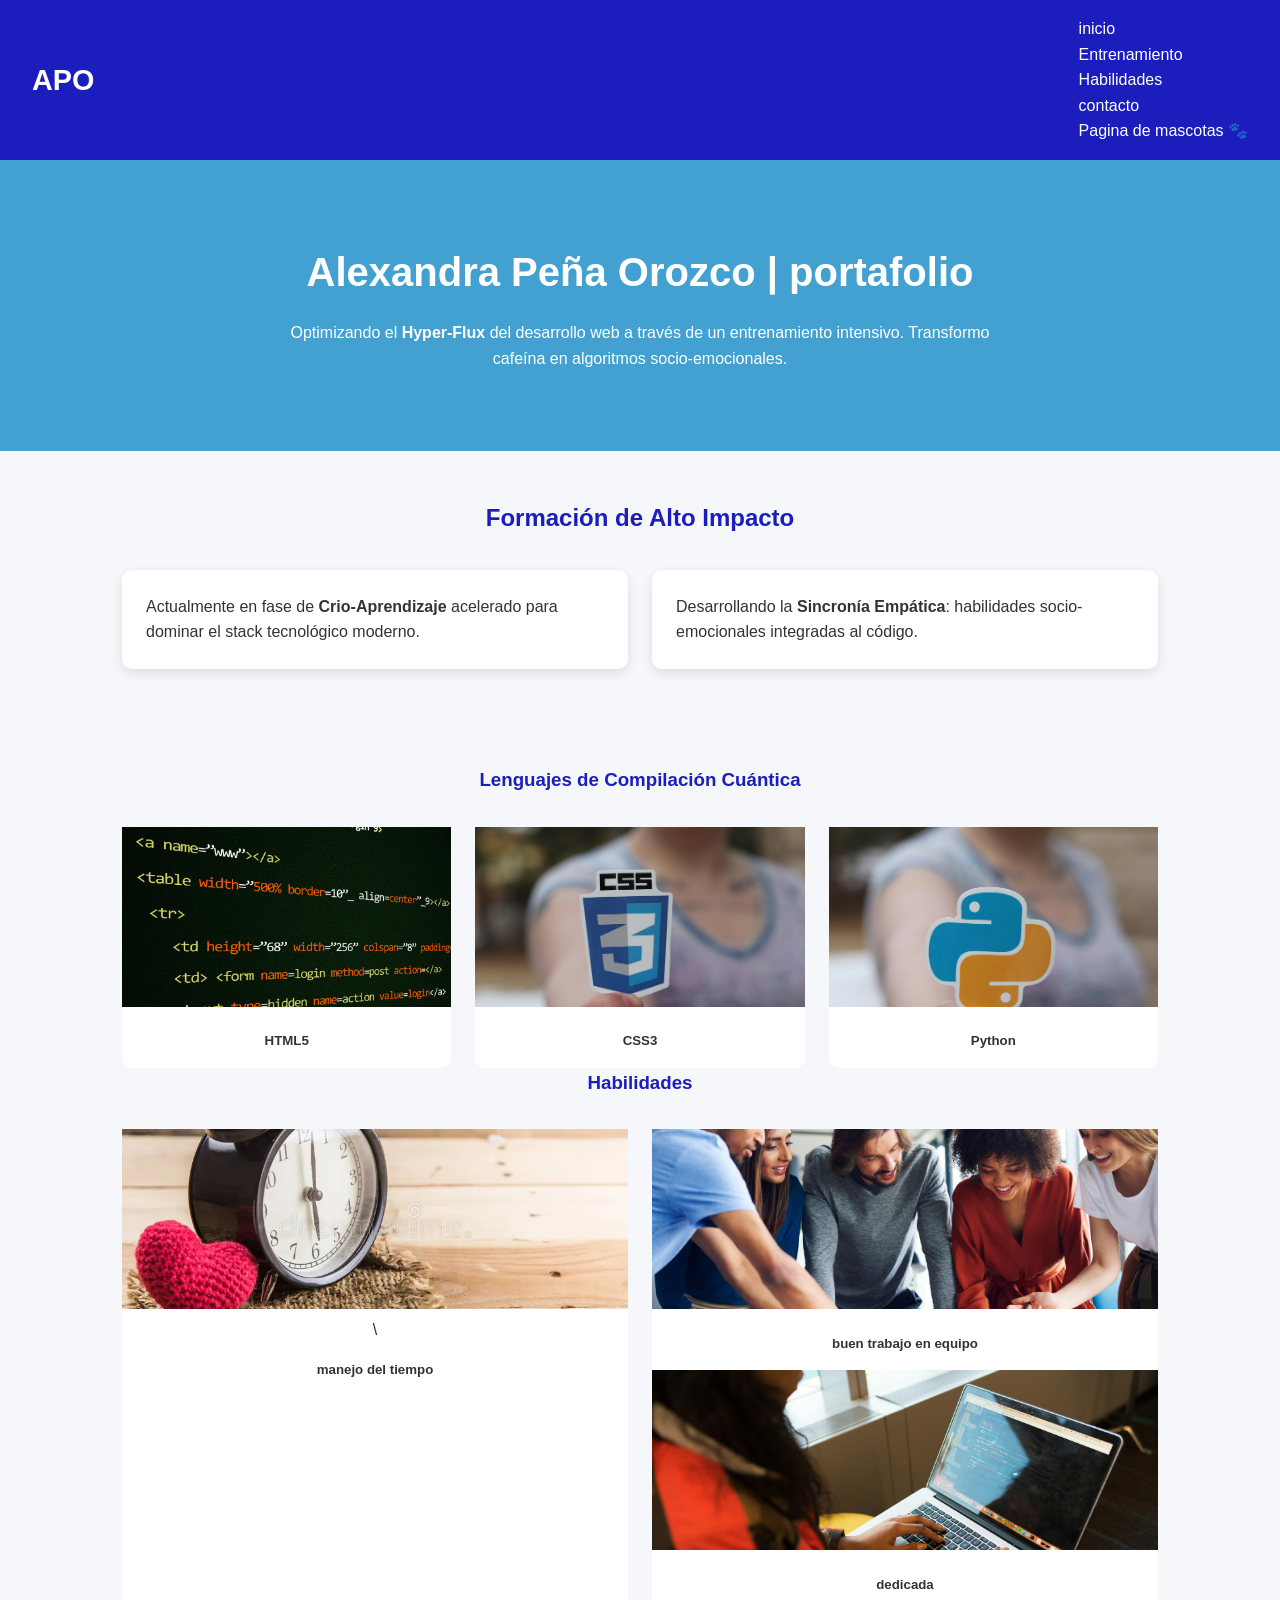
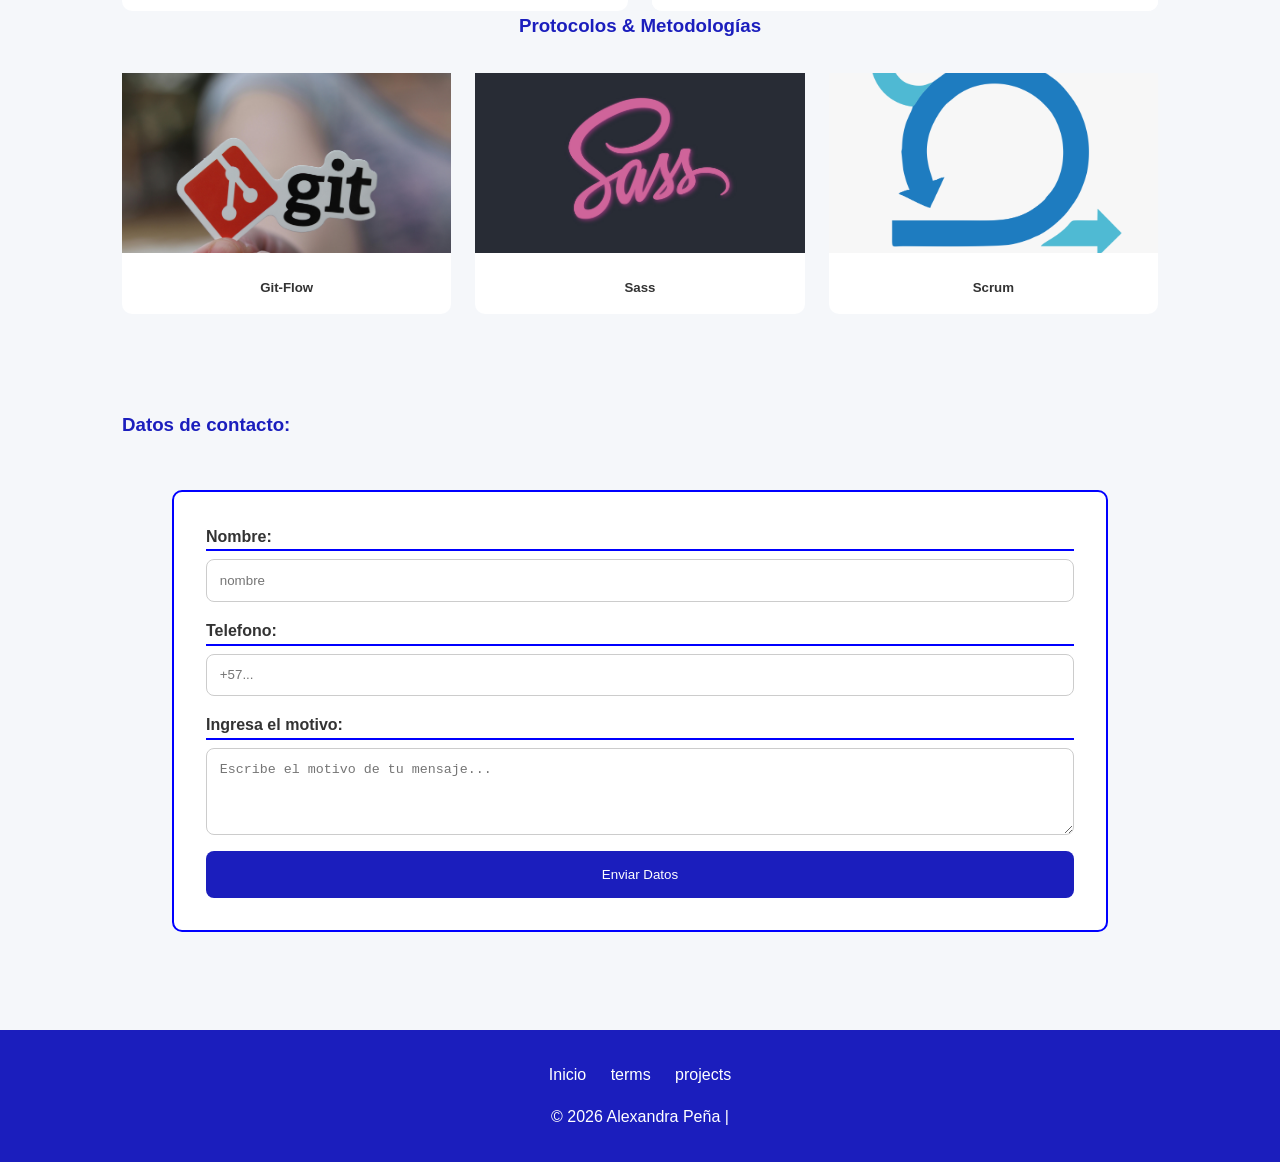
<file: portafolio_semana1/index.html>
<!DOCTYPE html>
<html lang="es">
<head>
    <meta charset="UTF-8">
    <meta name="viewport" content="width=device-width, initial-scale=1.0">
    <title>Alexandra Peña | Portafolio</title>
    <link rel="stylesheet" href="assets/css/style.css">
</head>
<body>

    <!-- Barra de navegacion principal del portafolio -->
    <header>
        <nav class="nav_principal">
            <div class="logo">APO</div>
            <ul class="menu_hero">
                <li><a href="#inicio">inicio</a></li>
                <li><a href="#entrenamiento">Entrenamiento</a></li>
                <li><a href="#habilidades">Habilidades</a></li>
                <li><a href="#contacto">contacto</a></li>
                <li><a href="mascotas.html">Pagina de mascotas 🐾</a></li>
            </ul>
        </nav>
    </header>

    <main class="general_container">

        <!-- SECCIÓN HERO -->
        <!-- Presentacion inicial con el mensaje principal -->
        <section id="inicio" class="hero">
            <div class="hero_content">
                <h1>Alexandra Peña Orozco | portafolio</h1>
                <p>Optimizando el <b>Hyper-Flux</b> del desarrollo web a través de un entrenamiento intensivo. Transformo cafeína en algoritmos socio-emocionales.</p>
            </div>
        </section>

        <!-- SECCIÓN ENTRENAMIENTO -->
        <!-- Bloque que resume el proceso de aprendizaje -->
        <section id="entrenamiento" class="entrenamiento">
            <h2>Formación de Alto Impacto</h2>
            <div class="grid_p">
                <p>Actualmente en fase de <strong>Crio-Aprendizaje</strong> acelerado para dominar el stack tecnológico moderno.</p>
                <p>Desarrollando la <strong>Sincronía Empática</strong>: habilidades socio-emocionales integradas al código.</p>
            </div>
        </section>

        <!-- SECCIÓN GALERÍAS DIAGONALES -->
        <!-- Galerias para mostrar tecnologias, habilidades y metodologias -->
        <section id="habilidades" class="galeria_habilidades">
            
            <article class="grupo_habilidad">
                <h3>Lenguajes de Compilación Cuántica</h3>
                <div class="galeria_diagonal">
                    <figure><img src="img/html.jpg" alt="HTML"><h5>HTML5</h5></figure>
                    <figure><img src="img/css.jpg" alt="CSS"><h5>CSS3</h5></figure>
                    <figure><img src="img/python.jpg" alt="Python"><h5>Python</h5></figure>
                </div>
            </article>

            <article class="grupo_habilidad">
                <h3>Habilidades</h3>
                <div class="galeria_diagonal inversion">
                    <figure><img src="img/tiempo.webp" alt="Tiempo">\<h5>manejo del tiempo</h5></figure>
                    <figure><img src="img/equipo.jpg" alt="Equipo"><h5>buen trabajo en equipo</h5><figure>
                    <figure><img src="img/computador.jpg" alt="Dedicada"><h5>dedicada</h5></figure>
                </div>
            </article>

            <article class="grupo_habilidad">
                <h3>Protocolos & Metodologías</h3>
                <div class="galeria_diagonal">
                    <figure><img src="img/git.jpg" alt="Git"><h5>Git-Flow</h5></figure>
                    <figure><img src="img/sass.jpg" alt="Sass"><h5>Sass</h5></figure>
                    <figure><img src="img/scrum.png" alt="Scrum"><h5>Scrum</h5></figure>
                </div>
            </article>
        </section>

        <!-- SECCIÓN CONTACTO -->
        <!-- Formulario basico para dejar datos de contacto -->
        <article id="contacto" class="contact-card">
            <h3>Datos de contacto:</h3>
            <form action="#" method="POST" class="formulario-contacto">
                <div class="campo">
                    <label>Nombre:</label>
                    <input type="text" placeholder="nombre" required>
                </div>
                <div class="campo">
                    <label>Telefono:</label>
                    <input type="tel" placeholder="+57..." required>
                </div>
                <div class="campo">
                    <label>Ingresa el motivo:</label>
                    <textarea rows="4" placeholder="Escribe el motivo de tu mensaje..." required></textarea>
                </div>
                <button type="submit" class="btn-enviar">Enviar Datos</button>
            </form>
        </article>
    </main>

    <footer>
        <nav class="footer_nav">
            <a href="#inicio">Inicio</a>
            <a href="#">terms</a>
            <a href="#">projects</a>
        </nav>
        <p>&copy; 2026 Alexandra Peña |</p>
    </footer>

</body>
</html>
</file>
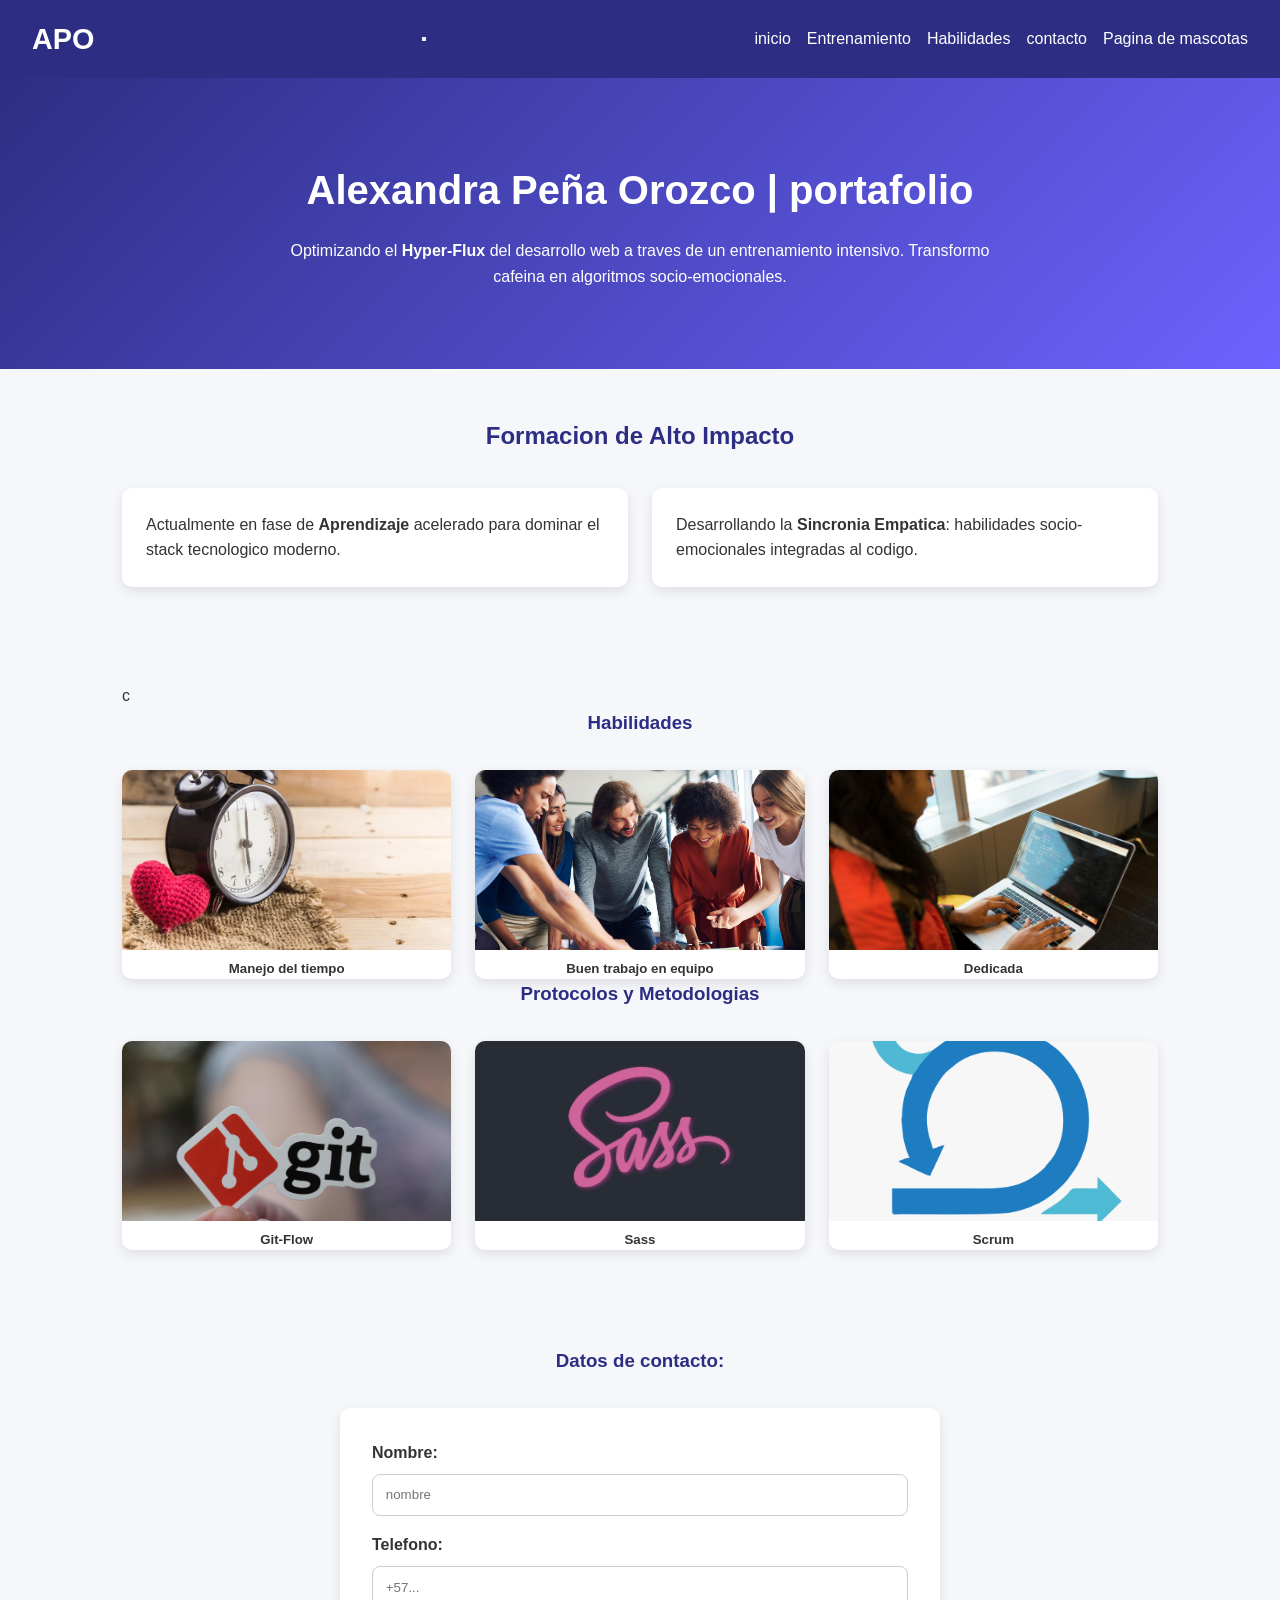
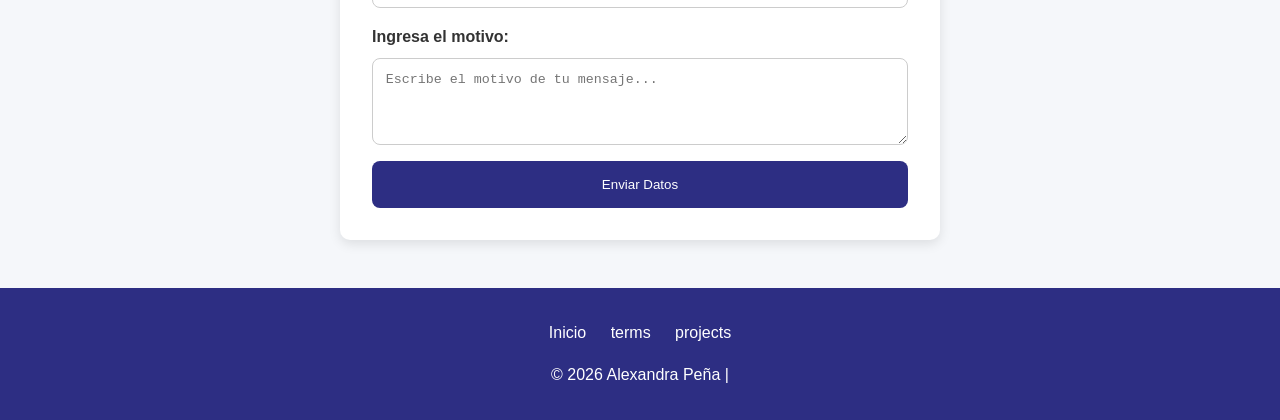
<file: portafolio_semana3/index.html>
<!DOCTYPE html>
<html lang="es">
<head>
    <meta charset="UTF-8">
    <meta name="viewport" content="width=device-width, initial-scale=1.0">
    <title>Alexandra Pena | Portafolio</title>
    <link rel="stylesheet" href="assets/css/style.css">
</head>
<body>

    <!-- Barra de navegacion principal y boton para menu movil -->
    <header>
        <nav class="nav_principal">
            <div class="logo">APO</div>

            <button class="menu_toggle" id="menuToggle" type="button" aria-label="Abrir menu" aria-controls="menuHero" aria-expanded="false">
                <span></span>
                <span></span>
                <span></span>
            </button>

            <ul class="menu_hero" id="menuHero">
                <li><a href="#inicio">inicio</a></li>
                <li><a href="#entrenamiento">Entrenamiento</a></li>
                <li><a href="#habilidades">Habilidades</a></li>
                <li><a href="#contacto">contacto</a></li>
                <li><a href="mascotas.html">Pagina de mascotas</a></li>
            </ul>
        </nav>
    </header>

    <main class="general_container">

        <!-- SECCION HERO -->
        <!-- Presentacion principal del portafolio -->
        <section id="inicio" class="hero">
            <div class="hero_content">
                <h1>Alexandra Peña Orozco | portafolio</h1>
                <p>Optimizando el <strong>Hyper-Flux</strong> del desarrollo web a traves de un entrenamiento intensivo. Transformo cafeina en algoritmos socio-emocionales.</p>
            </div>
        </section>

        <!-- SECCION ENTRENAMIENTO -->
        <!-- Resumen del proceso de aprendizaje -->
        <section id="entrenamiento" class="entrenamiento">
            <h2>Formacion de Alto Impacto</h2>
            <div class="grid_p">
                <p>Actualmente en fase de <strong>Aprendizaje</strong> acelerado para dominar el stack tecnologico moderno.</p>
                <p>Desarrollando la <strong>Sincronia Empatica</strong>: habilidades socio-emocionales integradas al codigo.</p>
            </div>
        </section>

        <!-- SECCION GALERIAS -->
        <!-- Galerias para proyectos, habilidades y metodologias -->
        <section id="habilidades" class="galeria_habilidades">
c

            <article class="grupo_habilidad">
                <h3>Habilidades</h3>
                <div class="galeria_diagonal inversion">
                    <figure>
                        <img src="img/tiempo.webp" alt="Tiempo">
                        <h5>Manejo del tiempo</h5>
                    </figure>
                    <figure>
                        <img src="img/equipo.jpg" alt="Equipo">
                        <h5>Buen trabajo en equipo</h5>
                    </figure>
                    <figure>
                        <img src="img/computador.jpg" alt="Dedicada">
                        <h5>Dedicada</h5>
                    </figure>
                </div>
            </article>

            <article class="grupo_habilidad">
                <h3>Protocolos y Metodologias</h3>
                <div class="galeria_diagonal">
                    <figure>
                        <img src="img/git.jpg" alt="Git">
                        <h5>Git-Flow</h5>
                    </figure>
                    <figure>
                        <img src="img/sass.jpg" alt="Sass">
                        <h5>Sass</h5>
                    </figure>
                    <figure>
                        <img src="img/scrum.png" alt="Scrum">
                        <h5>Scrum</h5>
                    </figure>
                </div>
            </article>
        </section>

        <!-- SECCION CONTACTO -->
        <!-- Formulario para recibir datos de contacto -->
        <article id="contacto" class="contact-card">
            <h3>Datos de contacto:</h3>
            <form action="#" method="POST" class="formulario-contacto">
                <div class="campo">
                    <label for="nombre">Nombre:</label>
                    <input id="nombre" type="text" placeholder="nombre" required>
                </div>
                <div class="campo">
                    <label for="telefono">Telefono:</label>
                    <input id="telefono" type="tel" placeholder="+57..." required>
                </div>
                <div class="campo">
                    <label for="motivo">Ingresa el motivo:</label>
                    <textarea id="motivo" rows="4" placeholder="Escribe el motivo de tu mensaje..." required></textarea>
                </div>
                <button type="submit" class="btn-enviar">Enviar Datos</button>
            </form>
        </article>
    </main>

    <footer>
        <nav class="footer_nav">
            <a href="#inicio">Inicio</a>
            <a href="#">terms</a>
            <a href="#">projects</a>
        </nav>
        <p>&copy; 2026 Alexandra Peña |</p>
    </footer>

    <script src="script.js"></script>
</body>
</html>
</file>
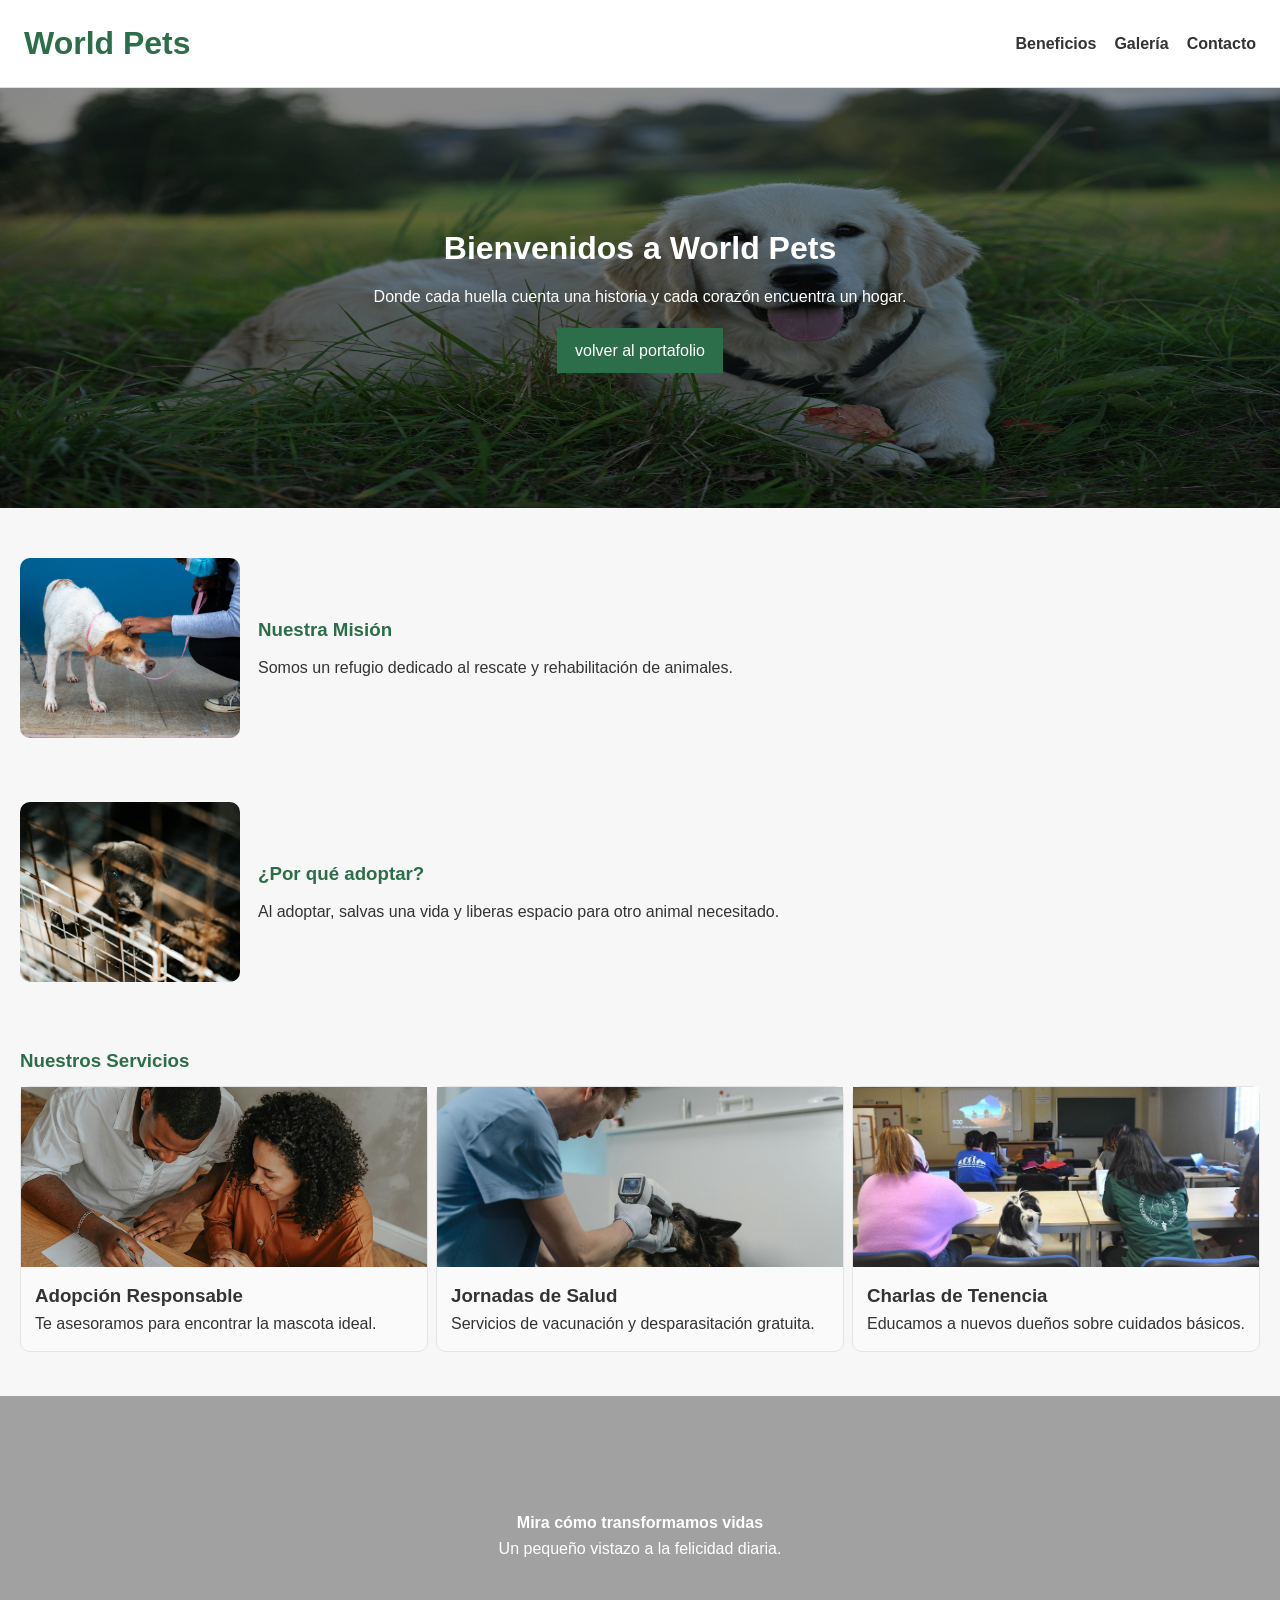
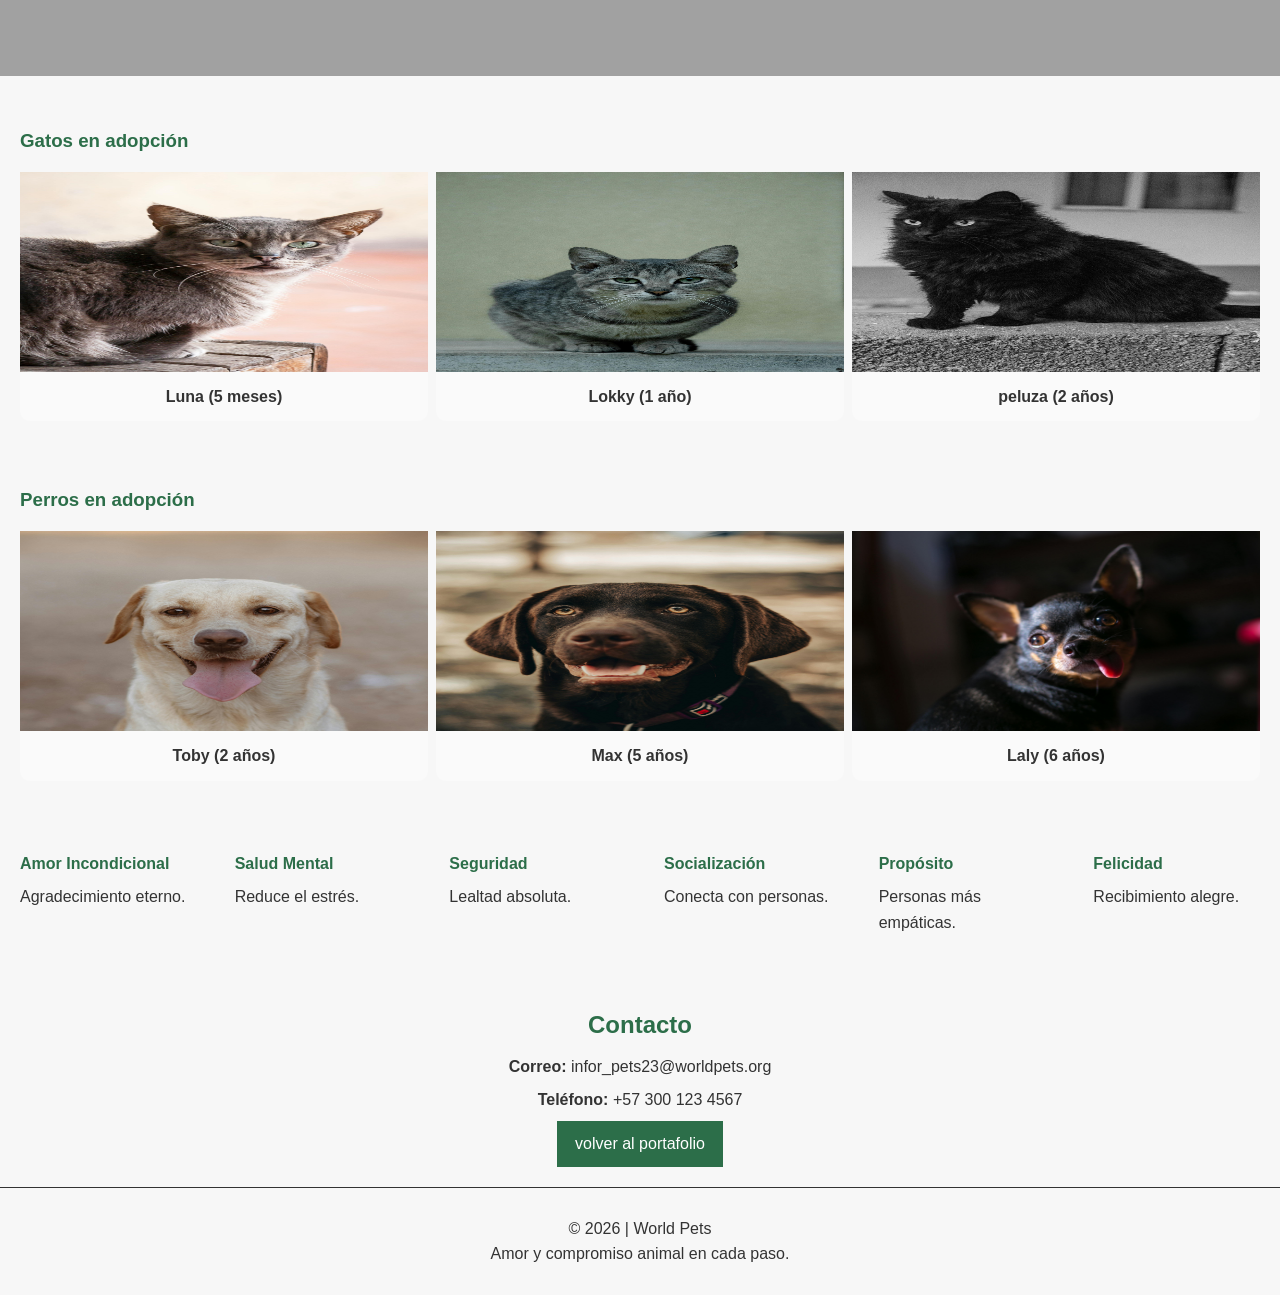
<file: portafolio_semana1/mascotas.html>
<!DOCTYPE html>
<html lang="es">
<head>
    <meta charset="UTF-8">
    <meta name="viewport" content="width=device-width, initial-scale=1.0">
    <title>World Pets - Refugio de Esperanza</title>
    <link rel="stylesheet" href="assets/css/style2.css">
</head>
<body class="site-container">
    <!-- Encabezado con el nombre del refugio y accesos rapidos -->
    <header class="main-header">
        <h1 class="logo">World Pets</h1>
        <nav class="main-nav">
            <ul class="nav-list">
                <li><a href="#beneficios">Beneficios</a></li>
                <li><a href="#galeria">Galería</a></li>
                <li><a href="#contacto">Contacto</a></li>
            </ul>
        </nav>
    </header>

    <main class="main-content">
        
        <!-- Hero visual con llamada principal del proyecto -->
        <section class="hero-carousel">
            <div class="hero-overlay">
                <h2>Bienvenidos a World Pets</h2>
                <p>Donde cada huella cuenta una historia y cada corazón encuentra un hogar.</p>
                <a href="index.html" class="btn-primary">volver al portafolio</a>
            </div>
            <div class="carousel-track">
                <img src="img/golden_river.jpg" alt="Perro feliz">
            </div>
        </section>

        <!-- Bloques informativos sobre la mision y la adopcion -->
        <div class="chain-container">
            <section class="info-block left" id="mision">
                <img src="img/mision.jpg" alt="Voluntarios">
                <div class="info-text">
                    <h3>Nuestra Misión</h3>
                    <p>Somos un refugio dedicado al rescate y rehabilitación de animales.</p>
                </div>
            </section>

            <section class="info-block right" id="adopcion-info">
                <img src="img/ayudar.jpg" alt="">
                <div class="info-text">
                    <h3>¿Por qué adoptar?</h3>
                    <p>Al adoptar, salvas una vida y liberas espacio para otro animal necesitado.</p>
                </div>
            </section>

            <section class="services-article" id="servicios">
                <h3 class="section-title">Nuestros Servicios</h3>
                <div class="services-grid">
                    <div class="service-card">
                        <img src="img/adopcion_responsable.jpg" alt="Adopción">
                        <div class="card-body">
                            <h3>Adopción Responsable</h3>
                            <p>Te asesoramos para encontrar la mascota ideal.</p>
                        </div>
                    </div>
                    <div class="service-card">
                        <img src="img/veterinario.jpg" alt="Salud">
                        <div class="card-body">
                            <h3>Jornadas de Salud</h3>
                            <p>Servicios de vacunación y desparasitación gratuita.</p>
                        </div>
                    </div>
                    <div class="service-card">
                        <img src="img/perro_reunion.jpg" alt="Educación">
                        <div class="card-body">
                            <h3>Charlas de Tenencia</h3>
                            <p>Educamos a nuevos dueños sobre cuidados básicos.</p>
                        </div>
                    </div>
                </div>
            </section>

            <section class="video-section">
                <div class="video-overlay">
                    <h4>Mira cómo transformamos vidas</h4>
                    <p>Un pequeño vistazo a la felicidad diaria.</p>
                </div>
                <video loop autoplay muted class="video-bg">
                    <source src="img/perros_jugando.mp4" type="video/mp4">
                </video>
            </section>
        </div>

        <!-- Galeria de mascotas disponibles -->
        <section id="galeria" class="pets-gallery">
            <div class="category">
                <h3>Gatos en adopción</h3>
                <div class="grid-view">
                    <figure><img src="img/gato1.jpg" alt="gata llamada luna"><figcaption>Luna (5 meses)</figcaption></figure>
                    <figure><img src="img/gato2.jpg" alt="gato llamado lokky"><figcaption>Lokky (1 año)</figcaption></figure>
                    <figure><img src="img/gato3.jpg" alt="gato llamado peluza"><figcaption>peluza (2 años)</figcaption></figure>
                </div>
            </div>
            <div class="category">
                <h3>Perros en adopción</h3>
                <div class="grid-view">
                    <figure><img src="img/perro1.jpg" alt="perro llamado Toby"><figcaption>Toby (2 años)</figcaption></figure>
                    <figure><img src="img/perro2.jpg" alt="perro llamado max"><figcaption>Max (5 años)</figcaption></figure>
                    <figure><img src="img/perro3.jpg" alt="perro llamado laly"><figcaption>Laly (6 años)</figcaption></figure>
                </div>
            </div>
        </section>

        <!-- Beneficios resumidos de adoptar una mascota -->
        <section id="beneficios" class="benefits-grid">
            <div class="benefit-item"><h4>Amor Incondicional</h4><p>Agradecimiento eterno.</p></div>
            <div class="benefit-item"><h4>Salud Mental</h4><p>Reduce el estrés.</p></div>
            <div class="benefit-item"><h4>Seguridad</h4><p>Lealtad absoluta.</p></div>
            <div class="benefit-item"><h4>Socialización</h4><p>Conecta con personas.</p></div>
            <div class="benefit-item"><h4>Propósito</h4><p>Personas más empáticas.</p></div>
            <div class="benefit-item"><h4>Felicidad</h4><p>Recibimiento alegre.</p></div>
        </section>

        <section id="contacto" class="contact-section">
            <h2>Contacto</h2>
            <div class="contact-info">
                <p><strong>Correo:</strong> infor_pets23@worldpets.org</p>
                <p><strong>Teléfono:</strong> +57 300 123 4567</p>
            </div>
            <a href="index.html" class="boton-hero" id="boton-retorno">volver al portafolio</a>
        </section>
    </main>

    <footer class="main-footer">
        <div class="footer-content">
            <p>&copy; 2026 | World Pets</p>
            <p>Amor y compromiso animal en cada paso.</p>
        </div>
    </footer>
</body>
</html>
</file>
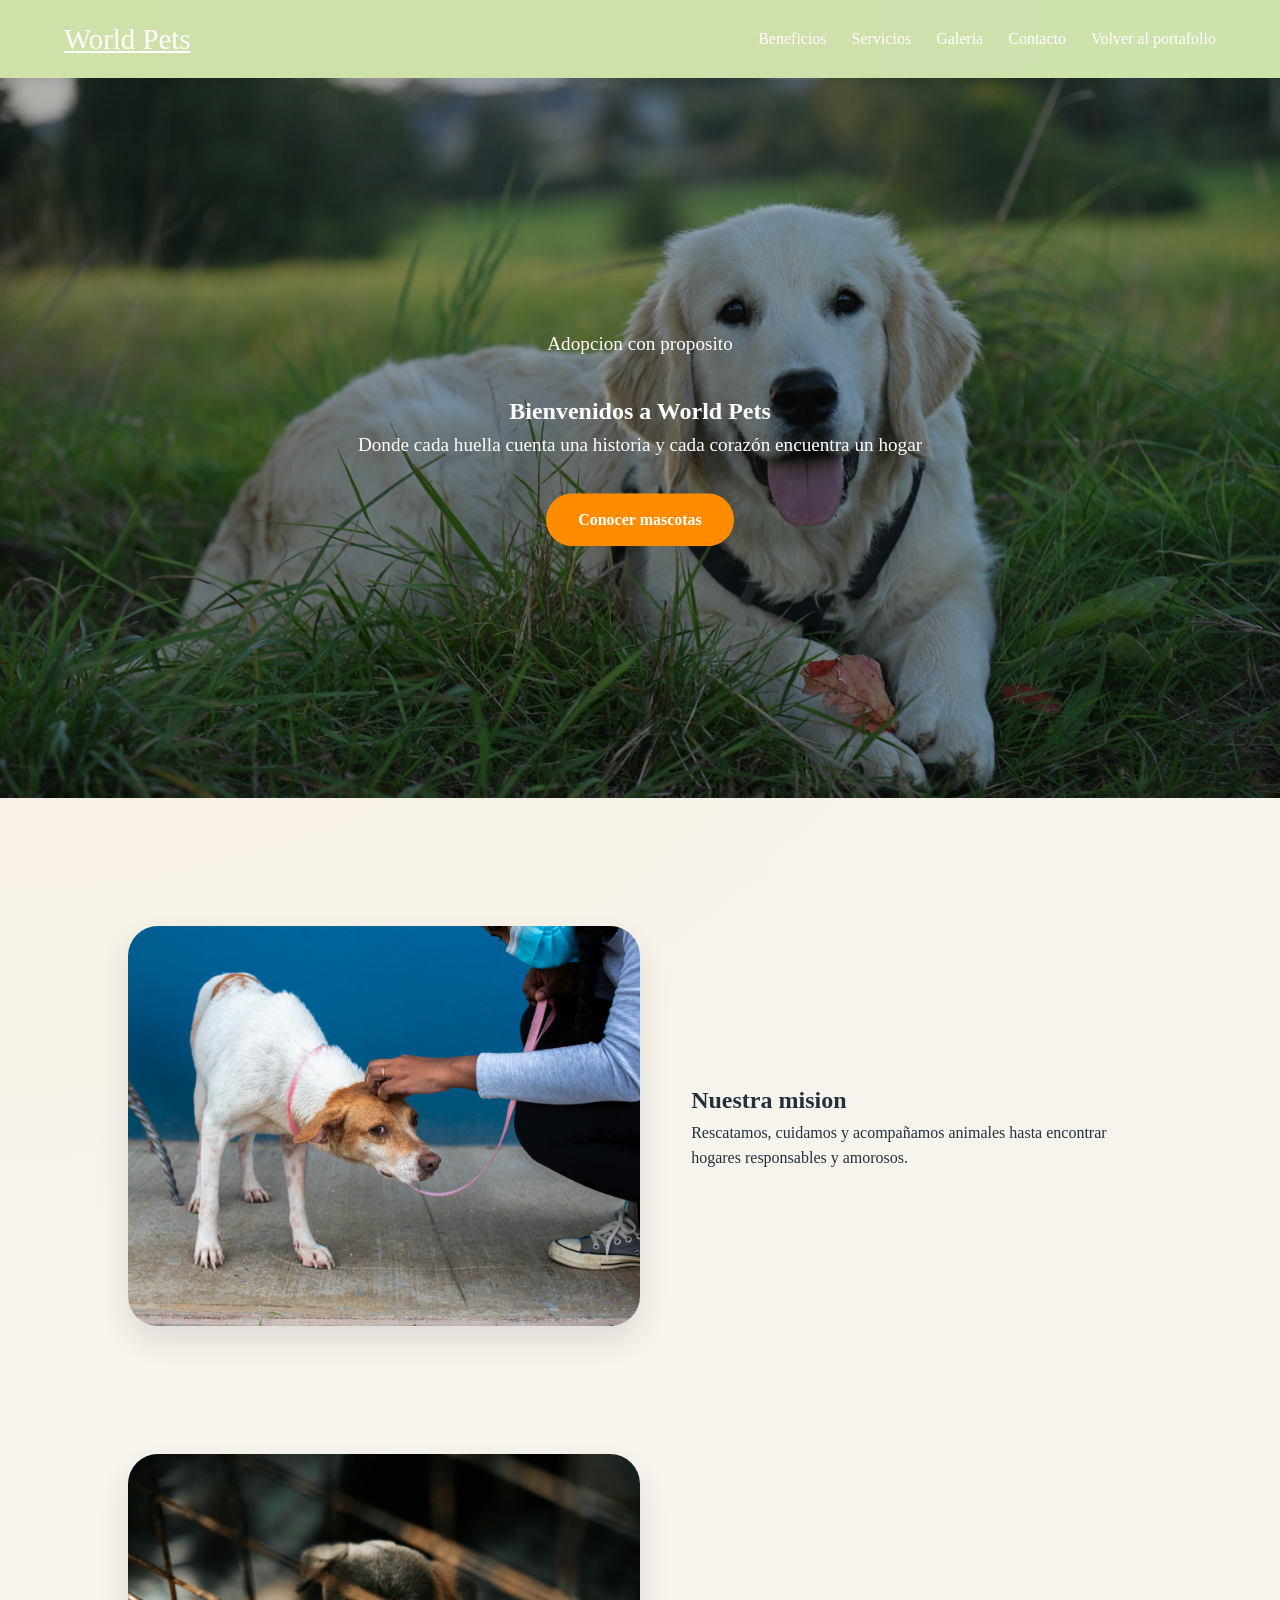
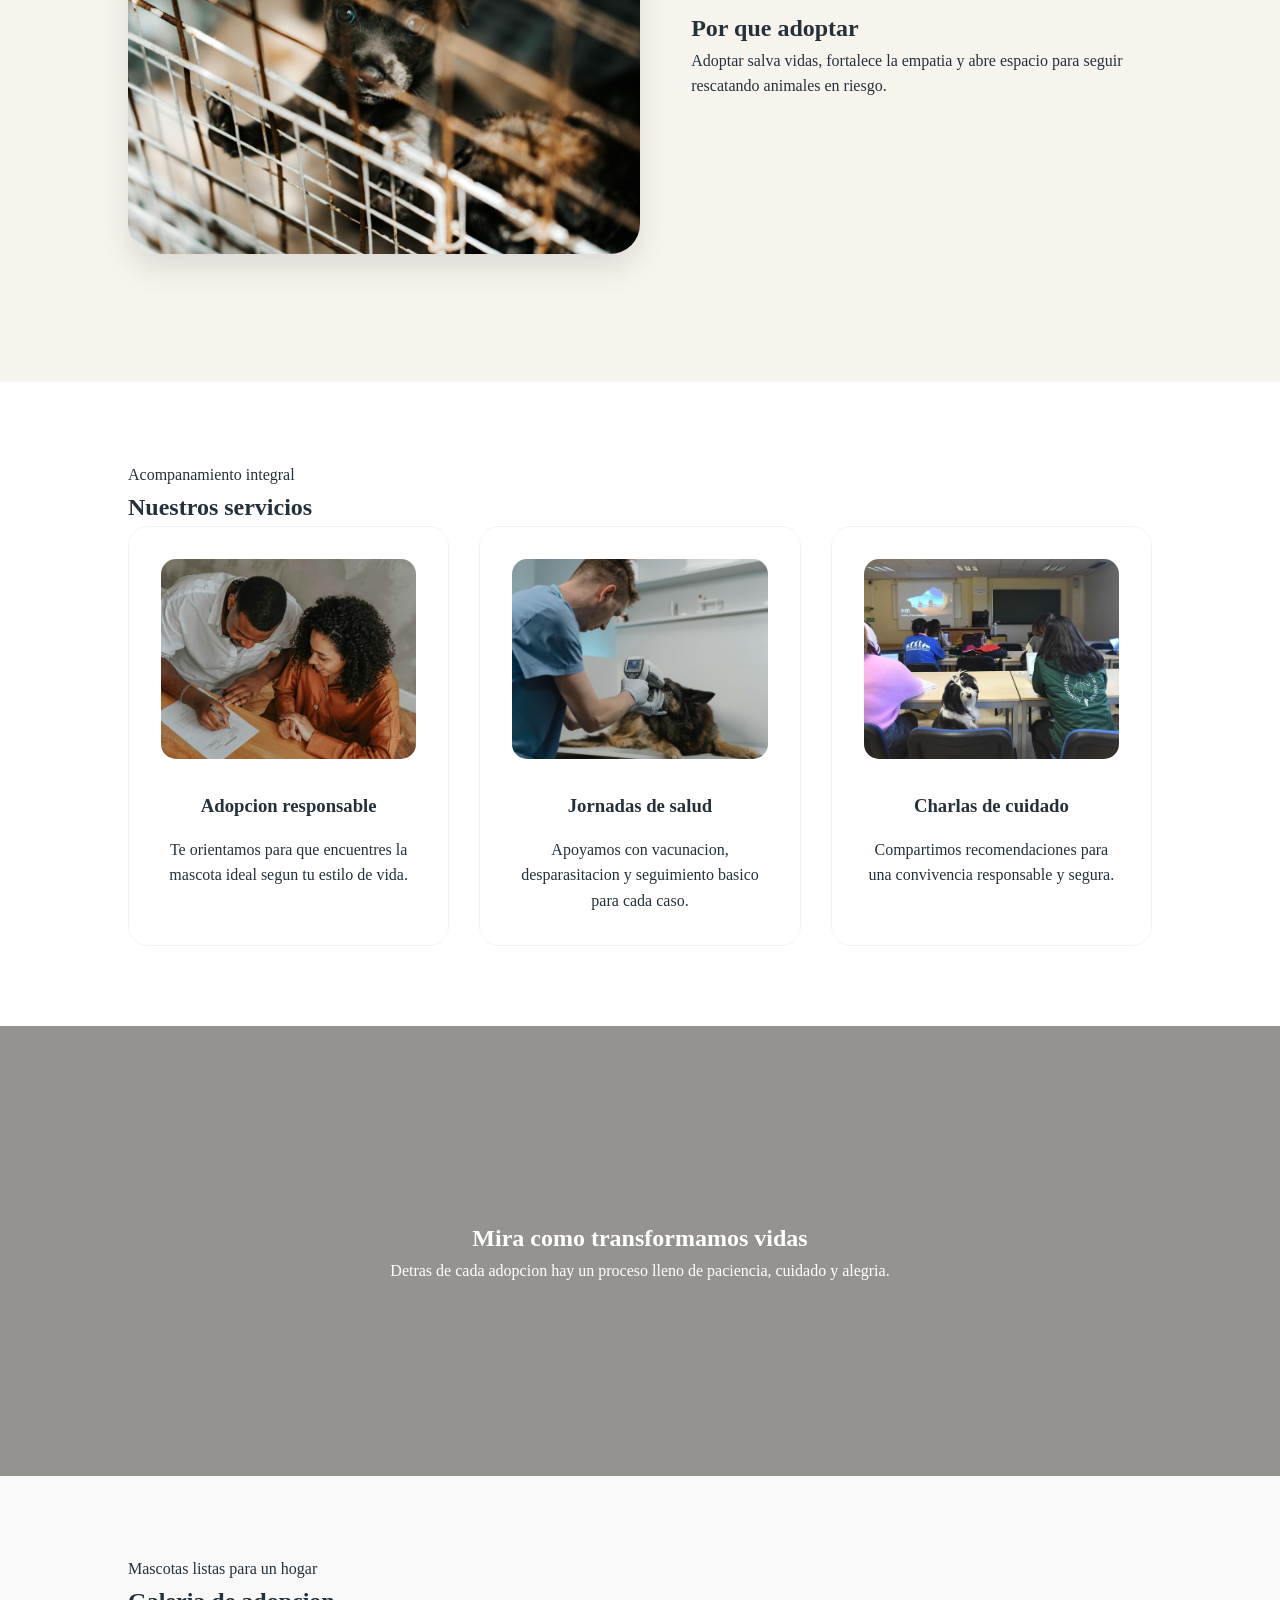
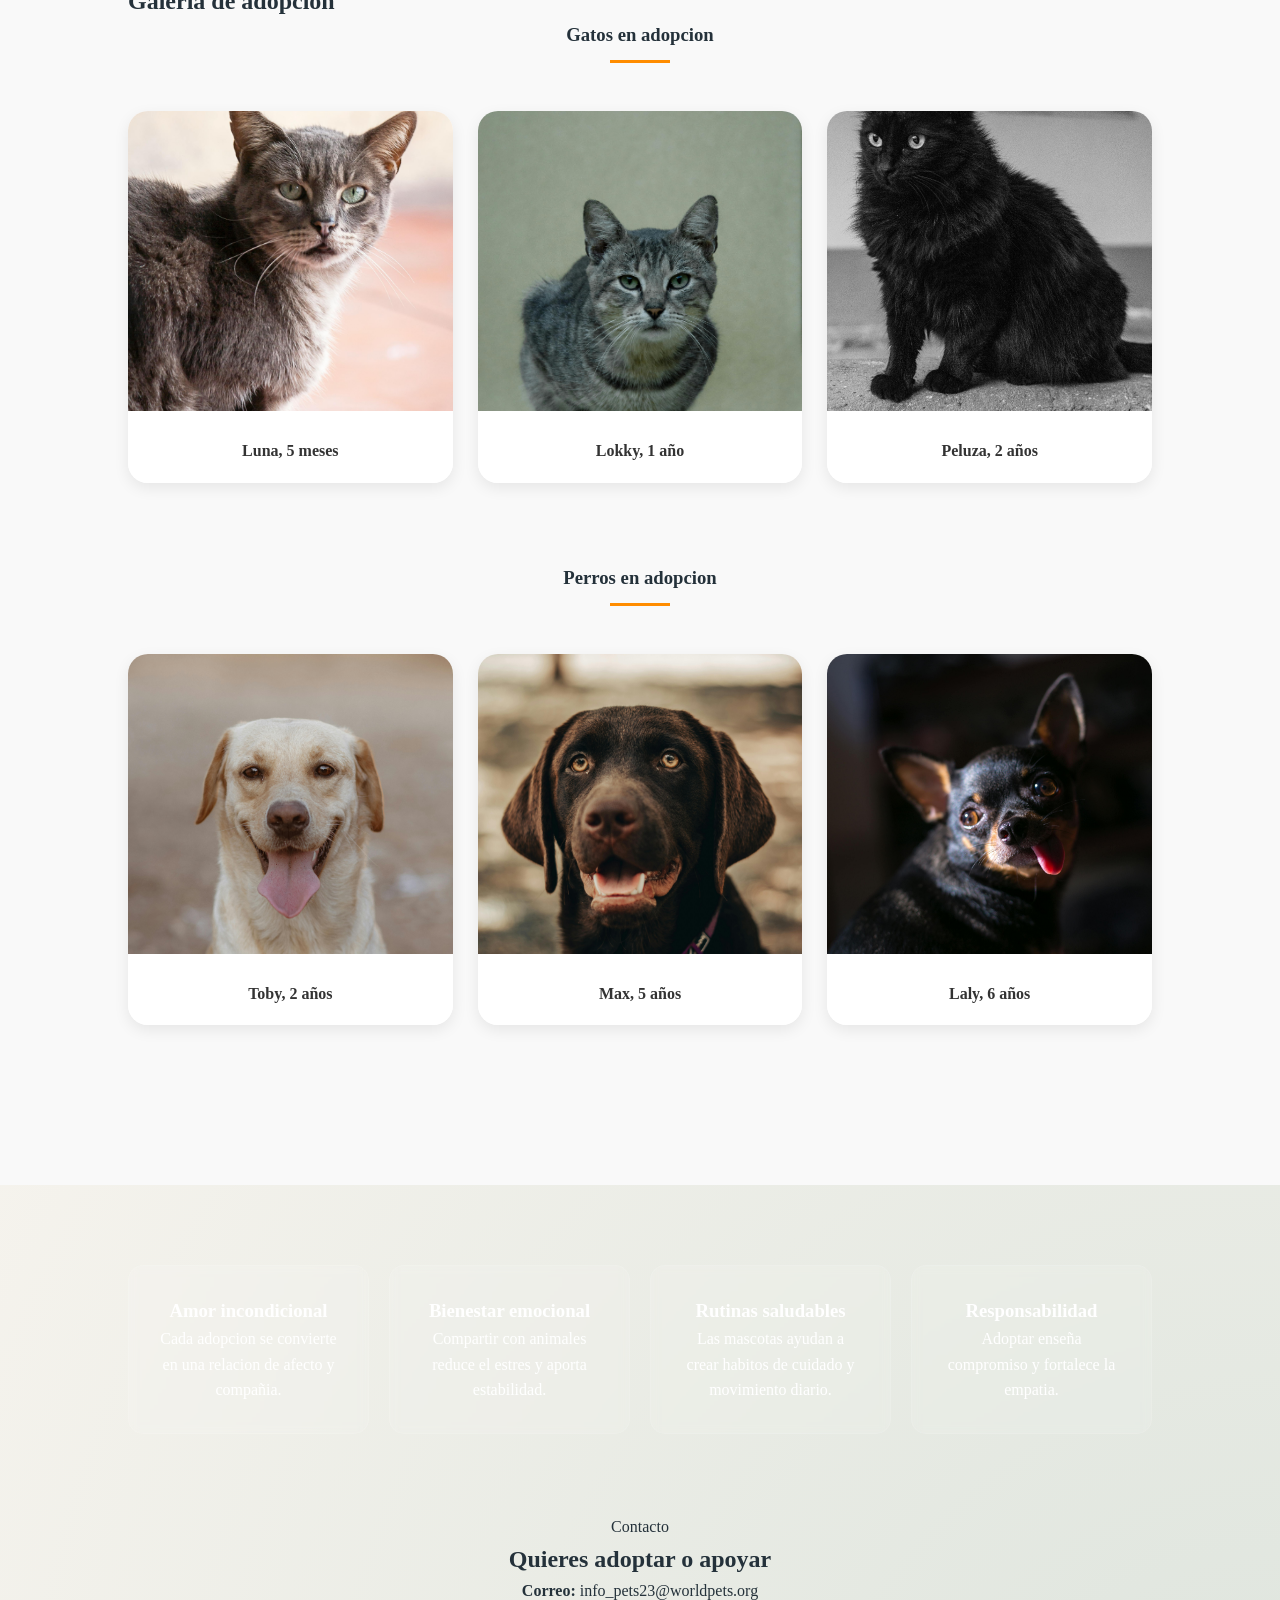
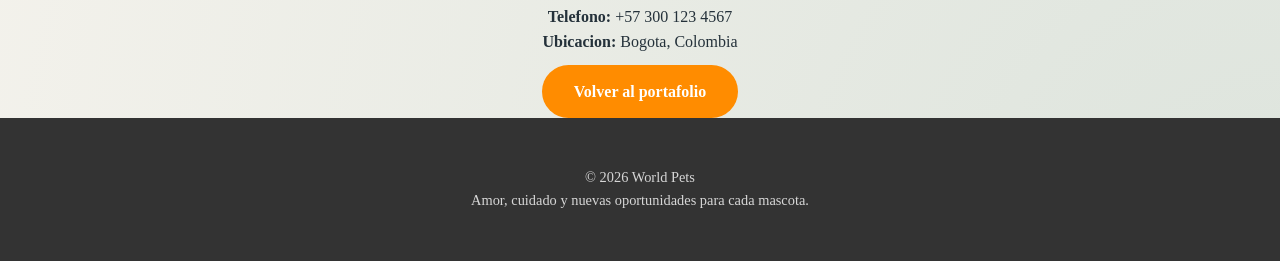
<file: portafolio_semana3/mascotas.html>
<!DOCTYPE html>
<html lang="es">
<head>
    <meta charset="UTF-8">
    <meta name="viewport" content="width=device-width, initial-scale=1.0">
    <meta name="description" content="World Pets, pagina responsiva sobre adopcion responsable y cuidado animal.">
    <title>World Pets | Adopcion responsable</title>
    <link rel="stylesheet" href="assets/css/style2.css">
</head>
<body class="site-container">
    <!-- Encabezado con la identidad del proyecto y su navegacion -->
    <header class="main-header">
        <a class="logo" href="#inicio">World Pets</a>
        <nav class="main-nav">
            <ul class="nav-list" id="menuhero2">
                <li><a href="#beneficios">Beneficios</a></li>
                <li><a href="#servicios">Servicios</a></li>
                <li><a href="#galeria">Galeria</a></li>
                <li><a href="#contacto">Contacto</a></li>
                <li><a href="index.html">Volver al portafolio</a></li>
            </ul>
        </nav>
    </header>

    <main class="main-content">
        <!-- Hero principal con mensaje de bienvenida -->
        <section id="inicio" class="hero-carousel">
            <div class="hero-overlay">
                <p class="eyebrow">Adopcion con proposito</p>
                <h1>Bienvenidos a World Pets</h1>
                <p>Donde cada huella cuenta una historia y cada corazón encuentra un hogar</p>
                <a href="#galeria" class="btn-primary">Conocer mascotas</a>
            </div>
            <div class="carousel-track">
                <img src="img/golden_river.jpg" alt="Perro feliz en proceso de adopcion">
            </div>
        </section>

        <!-- Secciones informativas sobre mision y adopcion -->
        <section class="chain-container">
            <article class="info-block">
                <img src="img/mision.jpg" alt="Equipo de voluntariado apoyando el refugio">
                <div class="info-text">
                    <h2>Nuestra mision</h2>
                    <p>Rescatamos, cuidamos y acompa&ntilde;amos animales hasta encontrar hogares responsables y amorosos.</p>
                </div>
            </article>

            <article class="info-block reverse">
                <img src="img/ayudar.jpg" alt="Persona ayudando a una mascota rescatada">
                <div class="info-text">
                    <h2>Por que adoptar</h2>
                    <p>Adoptar salva vidas, fortalece la empatia y abre espacio para seguir rescatando animales en riesgo.</p>
                </div>
            </article>
        </section>

        <section id="servicios" class="services-article">
            <div class="section-heading">
                <p class="eyebrow">Acompanamiento integral</p>
                <h2>Nuestros servicios</h2>
            </div>

            <div class="services-grid">
                <article class="service-card">
                    <img src="img/adopcion_responsable.jpg" alt="Proceso de adopcion responsable">
                    <div class="card-body">
                        <h3>Adopcion responsable</h3>
                        <p>Te orientamos para que encuentres la mascota ideal segun tu estilo de vida.</p>
                    </div>
                </article>

                <article class="service-card">
                    <img src="img/veterinario.jpg" alt="Atencion veterinaria preventiva">
                    <div class="card-body">
                        <h3>Jornadas de salud</h3>
                        <p>Apoyamos con vacunacion, desparasitacion y seguimiento basico para cada caso.</p>
                    </div>
                </article>

                <article class="service-card">
                    <img src="img/perro_reunion.jpg" alt="Capacitacion para cuidado de mascotas">
                    <div class="card-body">
                        <h3>Charlas de cuidado</h3>
                        <p>Compartimos recomendaciones para una convivencia responsable y segura.</p>
                    </div>
                </article>
            </div>
        </section>

        <section class="video-section">
            <div class="video-overlay">
                <h2>Mira como transformamos vidas</h2>
                <p>Detras de cada adopcion hay un proceso lleno de paciencia, cuidado y alegria.</p>
            </div>
            <video loop autoplay muted playsinline class="video-bg">
                <source src="img/perros_jugando.mp4" type="video/mp4">
            </video>
        </section>

        <!-- Galeria con mascotas disponibles para adopcion -->
        <section id="galeria" class="pets-gallery">
            <div class="section-heading">
                <p class="eyebrow">Mascotas listas para un hogar</p>
                <h2>Galeria de adopcion</h2>
            </div>

            <div class="gallery-columns">
                <article class="category">
                    <h3>Gatos en adopcion</h3>
                    <div class="grid-view">
                        <figure><img src="img/gato1.jpg" alt="Gata llamada Luna"><figcaption>Luna, 5 meses</figcaption></figure>
                        <figure><img src="img/gato2.jpg" alt="Gato llamado Lokky"><figcaption>Lokky, 1 a&ntilde;o</figcaption></figure>
                        <figure><img src="img/gato3.jpg" alt="Gato llamado Peluza"><figcaption>Peluza, 2 a&ntilde;os</figcaption></figure>
                    </div>
                </article>

                <article class="category">
                    <h3>Perros en adopcion</h3>
                    <div class="grid-view">
                        <figure><img src="img/perro1.jpg" alt="Perro llamado Toby"><figcaption>Toby, 2 a&ntilde;os</figcaption></figure>
                        <figure><img src="img/perro2.jpg" alt="Perro llamado Max"><figcaption>Max, 5 a&ntilde;os</figcaption></figure>
                        <figure><img src="img/perro3.jpg" alt="Perro llamada Laly"><figcaption>Laly, 6 a&ntilde;os</figcaption></figure>
                    </div>
                </article>
            </div>
        </section>

        <!-- Beneficios de adoptar presentados en tarjetas -->
        <section id="beneficios" class="benefits-grid">
            <article class="benefit-item"><h3>Amor incondicional</h3><p>Cada adopcion se convierte en una relacion de afecto y compa&ntilde;ia.</p></article>
            <article class="benefit-item"><h3>Bienestar emocional</h3><p>Compartir con animales reduce el estres y aporta estabilidad.</p></article>
            <article class="benefit-item"><h3>Rutinas saludables</h3><p>Las mascotas ayudan a crear habitos de cuidado y movimiento diario.</p></article>
            <article class="benefit-item"><h3>Responsabilidad</h3><p>Adoptar ense&ntilde;a compromiso y fortalece la empatia.</p></article>
        </section>

        <section id="contacto" class="contact-section">
            <div class="section-heading">
                <p class="eyebrow">Contacto</p>
                <h2>Quieres adoptar o apoyar</h2>
            </div>

            <div class="contact-info">
                <p><strong>Correo:</strong> info_pets23@worldpets.org</p>
                <p><strong>Telefono:</strong> +57 300 123 4567</p>
                <p><strong>Ubicacion:</strong> Bogota, Colombia</p>
            </div>

            <a href="index.html" class="btn-primary">Volver al portafolio</a>
        </section>
    </main>

    <footer class="main-footer">
        <div class="footer-content">
            <p>&copy; 2026 World Pets</p>
            <p>Amor, cuidado y nuevas oportunidades para cada mascota.</p>
        </div>
    </footer>
</body>
</html>
</file>
<file: portafolio_semana1/assets/css/style.css>
/* Reset base para evitar estilos distintos entre navegadores */
* {
  margin: 0;
  padding: 0;
  box-sizing: border-box;
}

/* Estilos generales de la pagina */
body {
  font-family: Arial, sans-serif;
  background: #f5f7fa;
  color: #333;
  line-height: 1.6;
}

/* Encabezado y menu principal */
header {
  background: #1b1ebd;
  padding: 1rem 2rem;
}
header .nav_principal {
  display: flex;
  justify-content: space-between;
  align-items: center;
}
header .nav_principal .logo {
  color: #ffffff;
  font-size: 1.8rem;
  font-weight: bold;
}
header .nav_principal .menu_hero {
  display: flex;
  list-style: none;
  flex-direction: column;
}
header .nav_principal .menu_hero a {
  text-decoration: none;
  color: #ffffff;
}

/* Hero con el mensaje principal del portafolio */
.hero {
  text-align: center;
  padding: 5rem 2rem;
  background-color: rgba(8, 133, 196, 0.7490196078);
  color: #ffffff;
}
.hero h1 {
  font-size: 2.5rem;
  margin-bottom: 1rem;
}
.hero p {
  max-width: 700px;
  margin: auto;
}

/* Secciones internas reutilizando el mismo espaciado */
.entrenamiento,
.galeria_habilidades,
.contact-card {
  padding: 3rem 2rem;
  max-width: 1100px;
  margin: auto;
}

h2, h3 {
  text-align: center;
  margin-bottom: 2rem;
  color: #1b1ebd;
}

/* Grids para los bloques de texto y la galeria */
.grid_p {
  display: grid;
  grid-template-columns: repeat(auto-fit, minmax(250px, 1fr));
  gap: 1.5rem;
}
.grid_p p {
  background: #ffffff;
  padding: 1.5rem;
  border-radius: 10px;
  box-shadow: 0 4px 12px rgba(0, 0, 0, 0.1);
}

.galeria_diagonal {
  display: grid;
  grid-template-columns: repeat(auto-fit, minmax(180px, 1fr));
  gap: 1.5rem;
}
.galeria_diagonal figure {
  background: #ffffff;
  border-radius: 10px;
  text-align: center;
  transition: transform 0.3s;
}
.galeria_diagonal figure img {
  width: 100%;
  height: 180px;
  object-fit: cover;
}
.galeria_diagonal figure h5 {
  padding: 1rem;
  font-weight: bold;
}

/* Formulario de contacto */
.contact-card h3 {
  text-align: left;
}
.contact-card .formulario-contacto {
  background: #ffffff;
  padding: 2rem;
  border-radius: 10px;
  border: 2px solid blue;
  margin: 50px;
}
.contact-card .formulario-contacto .campo {
  display: flex;
  flex-direction: column;
  margin-bottom: 1rem;
}
.contact-card .formulario-contacto .campo label {
  margin-bottom: 0.5rem;
  font-weight: bold;
  border-bottom: 2px solid blue;
}
.contact-card .formulario-contacto .campo input,
.contact-card .formulario-contacto .campo textarea {
  padding: 0.8rem;
  border: 1px solid #ccc;
  border-radius: 8px;
}
.contact-card .formulario-contacto .btn-enviar {
  width: 100%;
  padding: 1rem;
  border: none;
  background: #1b1ebd;
  color: #ffffff;
  border-radius: 8px;
  cursor: pointer;
  transition: 0.3s;
}

/* Pie de pagina con enlaces secundarios */
footer {
  background: #1b1ebd;
  color: #ffffff;
  text-align: center;
  padding: 2rem;
}
footer .footer_nav {
  margin-bottom: 1rem;
}
footer .footer_nav a {
  color: #ffffff;
  margin: 0 10px;
  text-decoration: none;
}

/*# sourceMappingURL=style.css.map */
</file>
<file: portafolio_semana3/assets/css/style.css>
* {
  margin: 0;
  padding: 0;
  box-sizing: border-box;
}

body {
  font-family: Arial, sans-serif;
  background: #f5f7fa;
  color: #333;
  line-height: 1.6;
}

header {
  background: #2d2e83;
  padding: 1rem 2rem;
}
header .nav_principal {
  display: flex;
  justify-content: space-between;
  align-items: center;
}
header .nav_principal .logo {
  color: #ffffff;
  font-size: 1.8rem;
  font-weight: bold;
}
header .nav_principal .logo span {
  color: #6c63ff;
}
header .nav_principal .menu_hero {
  display: flex;
  gap: 1rem;
  list-style: none;
}
header .nav_principal .menu_hero a {
  text-decoration: none;
  color: #ffffff;
  transition: 0.3s;
}
header .nav_principal .menu_hero a:hover {
  color: #6c63ff;
}

.hero {
  text-align: center;
  padding: 5rem 2rem;
  background: linear-gradient(135deg, #2d2e83, #6c63ff);
  color: #ffffff;
}
.hero h1 {
  font-size: 2.5rem;
  margin-bottom: 1rem;
}
.hero p {
  max-width: 700px;
  margin: auto;
}

.entrenamiento,
.galeria_habilidades,
.contact-card {
  padding: 3rem 2rem;
  max-width: 1100px;
  margin: auto;
}

h2, h3 {
  text-align: center;
  margin-bottom: 2rem;
  color: #2d2e83;
}

.grid_p {
  display: grid;
  grid-template-columns: repeat(auto-fit, minmax(250px, 1fr));
  gap: 1.5rem;
}
.grid_p p {
  background: #ffffff;
  padding: 1.5rem;
  border-radius: 10px;
  box-shadow: 0 4px 12px rgba(0, 0, 0, 0.1);
}

.galeria_diagonal {
  display: grid;
  grid-template-columns: repeat(auto-fit, minmax(180px, 1fr));
  gap: 1.5rem;
}
.galeria_diagonal figure {
  background: #ffffff;
  border-radius: 10px;
  overflow: hidden;
  text-align: center;
  box-shadow: 0 4px 12px rgba(0, 0, 0, 0.1);
  transition: transform 0.3s;
}
.galeria_diagonal figure:hover {
  transform: translateY(-5px);
}
.galeria_diagonal figure img {
  width: 100%;
  height: 180px;
  object-fit: cover;
}
.galeria_diagonal figure figcaption {
  padding: 1rem;
  font-weight: bold;
}

.formulario-contacto {
  background: #ffffff;
  padding: 2rem;
  border-radius: 10px;
  box-shadow: 0 4px 12px rgba(0, 0, 0, 0.1);
  max-width: 600px;
  margin: auto;
}
.formulario-contacto .campo {
  display: flex;
  flex-direction: column;
  margin-bottom: 1rem;
}
.formulario-contacto .campo label {
  margin-bottom: 0.5rem;
  font-weight: bold;
}
.formulario-contacto .campo input,
.formulario-contacto .campo textarea {
  padding: 0.8rem;
  border: 1px solid #ccc;
  border-radius: 8px;
}
.formulario-contacto .btn-enviar {
  width: 100%;
  padding: 1rem;
  border: none;
  background: #2d2e83;
  color: #ffffff;
  border-radius: 8px;
  cursor: pointer;
  transition: 0.3s;
}
.formulario-contacto .btn-enviar:hover {
  background: #6c63ff;
}

footer {
  background: #2d2e83;
  color: #ffffff;
  text-align: center;
  padding: 2rem;
}
footer .footer_nav {
  margin-bottom: 1rem;
}
footer .footer_nav a {
  color: #ffffff;
  margin: 0 10px;
  text-decoration: none;
}
footer .footer_nav a:hover {
  color: #6c63ff;
}

/*# sourceMappingURL=style.css.map */
</file>
<file: portafolio_semana1/assets/css/style2.css>
/* Reset base para el sitio de mascotas */
* {
  box-sizing: border-box;
  margin: 0;
  padding: 0;
}

/* Estilos globales del proyecto */
body {
  font-family: Arial, sans-serif;
  line-height: 1.6;
  color: #333;
  background-color: #f7f7f7;
}

img,
video {
  display: block;
  max-width: 100%;
}

a {
  text-decoration: none;
}

.site-container {
  min-height: 100vh;
}

/* Header con logo y menu de navegacion */
.main-header {
  display: flex;
  justify-content: space-between;
  align-items: center;
  flex-wrap: wrap;
  gap: 12px;
  padding: 18px 24px;
  background-color: #fff;
  border-bottom: 1px solid #ddd;
}
.main-header .logo {
  font-size: 2rem;
  color: #2c6e49;
}
.main-header .nav-list {
  display: flex;
  gap: 18px;
  list-style: none;
}
.main-header .nav-list a {
  font-weight: bold;
  color: #333;
}

main .main-content {
  width: min(1100px, 92%);
  margin: 0 auto;
  padding: 24px 0 40px;
}
/* Hero principal con imagen de portada */
main .hero-carousel {
  position: relative;
  margin-bottom: 30px;
  background-color: #000;
  border-radius: 14px;
}
main .hero-carousel img {
  width: 100%;
  height: 420px;
}
main .hero-carousel .hero-overlay {
  position: absolute;
  inset: 0;
  z-index: 1;
  display: flex;
  flex-direction: column;
  justify-content: center;
  align-items: center;
  padding: 20px;
  color: #fff;
  text-align: center;
  background: rgba(0, 0, 0, 0.45);
}
main .hero-carousel .hero-overlay h2 {
  margin-bottom: 10px;
  font-size: 2rem;
}
main .hero-carousel .hero-overlay p {
  max-width: 650px;
  margin-bottom: 18px;
}
main .btn-primary,
main .boton-hero {
  display: inline-block;
  padding: 10px 18px;
  color: #fff;
  background-color: #2c6e49;
}
main .chain-container {
  display: grid;
  gap: 24px;
  margin-bottom: 30px;
}
/* Tarjetas informativas y secciones de contenido */
main .info-block,
main .services-article,
main .video-section,
main .contact-section,
main .category,
main .benefit-item {
  padding: 20px;
  border-radius: 8px;
}
main .info-block {
  display: grid;
  grid-template-columns: 220px 1fr;
  gap: 18px;
  align-items: center;
}
main .info-block img {
  width: 100%;
  height: 180px;
  object-fit: cover;
  border-radius: 10px;
}
main .info-block .info-text h3 {
  margin-bottom: 10px;
  color: #2c6e49;
}
main .section-title,
main .category h3,
main .contact-section h2 {
  margin-bottom: 10px;
  color: #2c6e49;
}
/* Grids reutilizadas para servicios, galeria y beneficios */
main .services-grid,
main .grid-view,
main .benefits-grid {
  display: grid;
  gap: 8px;
}
main .services-grid {
  grid-template-columns: repeat(auto-fit, minmax(220px, 1fr));
}
main .service-card {
  background-color: #fafafa;
  border: 1px solid #e4e4e4;
  border-radius: 10px;
}
main .service-card img {
  width: 100%;
  height: 180px;
  object-fit: cover;
}
main .service-card .card-body {
  padding: 14px;
}
main .video-section {
  position: relative;
  min-height: 280px;
  padding: 0;
}
main .video-section .video-bg {
  width: 100%;
  height: 280px;
  object-fit: cover;
}
main .video-section .video-overlay {
  position: absolute;
  inset: 0;
  z-index: 1;
  display: flex;
  flex-direction: column;
  justify-content: center;
  align-items: center;
  padding: 20px;
  color: #fff;
  text-align: center;
  background: rgba(0, 0, 0, 0.35);
}
main .pets-gallery {
  display: grid;
  gap: 24px;
  margin-bottom: 30px;
}
main .grid-view {
  grid-template-columns: repeat(auto-fit, minmax(180px, 1fr));
  margin-top: 16px;
}
main .grid-view figure {
  text-align: center;
  background-color: #fafafa;
  border-radius: 10px;
}
main .grid-view img {
  width: 100%;
  height: 200px;
}
main .grid-view figcaption {
  padding: 12px;
  font-weight: bold;
}
main .benefits-grid {
  grid-template-columns: repeat(auto-fit, minmax(180px, 1fr));
  margin-bottom: 30px;
}
main .benefit-item h4 {
  margin-bottom: 8px;
  color: #2c6e49;
}
main .contact-section {
  text-align: center;
}
main .contact-section .contact-info p {
  margin-bottom: 8px;
}

footer.main-footer {
  display: flex;
  justify-content: center;
  align-items: center;
  text-align: center;
  padding: 28px 55px;
  border-top: 1px solid;
}

img * {
  border-radius: 8px;
}

/* Ajustes para pantallas medianas y pequenas */
@media (max-width: 768px) {
  .main-header {
    justify-content: center;
    text-align: center;
  }
  .main-header .nav-list {
    justify-content: center;
  }
  .hero-carousel img {
    height: 300px;
  }
  .hero-carousel .hero-overlay h2 {
    font-size: 1.6rem;
  }
  .info-block {
    grid-template-columns: 1fr;
  }
}

/*# sourceMappingURL=style2.css.map */
</file>
<file: portafolio_semana3/assets/css/style2.css>
* {
  margin: 0;
  padding: 0;
  box-sizing: border-box;
}

body {
  margin: 0;
  color: #24313a;
  line-height: 1.6;
  width: 100%;
  background: radial-gradient(circle at top left, rgba(255, 209, 102, 0.18), transparent 26%), radial-gradient(circle at bottom right, rgba(31, 111, 95, 0.12), transparent 30%), #f7f4ee;
}

.btn-primary {
  display: inline-block;
  padding: 12px 30px;
  background-color: #ff8c00;
  color: #fff;
  text-decoration: none;
  border-radius: 50px;
  font-weight: bold;
  transition: all 0.4s ease;
  border: 2px solid transparent;
}
.btn-primary:hover {
  color: #fff;
  transform: scale(1.05) translateY(-3px);
  box-shadow: 0 10px 20px rgba(0, 0, 0, 0.2);
}

.main-header {
  background: rgba(199, 223, 162, 0.85);
  display: flex;
  justify-content: space-between;
  align-items: center;
  padding: 1rem 5%;
  box-shadow: 0 2px 10px rgba(0, 0, 0, 0.1);
  position: sticky;
  top: 0;
  z-index: 1000;
}
.main-header .logo {
  color: #fff;
  font-size: 1.8rem;
}
.main-header .nav-list {
  display: flex;
  list-style: none;
  gap: 25px;
}
.main-header .nav-list a {
  text-decoration: none;
  color: #fff;
  font-weight: 500;
  transition: color 0.5s ease;
}
.main-header .nav-list a:hover {
  color: #ff8c00;
  font-size: 20px;
  cursor: pointer;
  transition: 1.5;
}

.hero-carousel {
  position: relative;
  height: 80vh;
  overflow: hidden;
}
.hero-carousel .hero-overlay {
  position: absolute;
  top: 50%;
  left: 50%;
  transform: translate(-50%, -50%);
  text-align: center;
  z-index: 2;
  position: absolute;
  z-index: 2;
  text-align: center;
  color: #fff;
  width: 100%;
  padding: 0 10%;
}
.hero-carousel .hero-overlay h2 {
  font-size: clamp(2rem, 5vw, 4rem);
  text-shadow: 2px 4px 10px rgba(0, 0, 0, 0.5);
  margin-bottom: 1rem;
  animation: fadeInDown 1s ease-out;
}
.hero-carousel .hero-overlay p {
  font-size: 1.2rem;
  margin-bottom: 2rem;
  animation: fadeInUp 1s ease-out 0.5s backwards;
}
.hero-carousel .carousel-track {
  display: flex;
  height: 100%;
}
.hero-carousel .carousel-track img {
  width: 100%;
  height: 100%;
  object-fit: cover;
  flex-shrink: 0;
  filter: brightness(0.7);
}

.chain-container {
  padding: 4rem 0;
}
.chain-container .info-block {
  display: flex;
  align-items: center;
  padding: 4rem 10%;
  gap: 5%;
  transition: transform 0.5s ease;
}
.chain-container .info-block img {
  width: 50%;
  height: 400px;
  object-fit: cover;
  border-radius: 30px;
  box-shadow: 0 15px 30px rgba(0, 0, 0, 0.1);
  transition: transform 0.5s ease;
}
.chain-container .info-block .info-text {
  width: 50%;
}
.chain-container .info-block .info-text h3 {
  font-size: 2.2rem;
  margin-bottom: 1rem;
  color: #ff8c00;
}
.chain-container .info-block:hover img {
  transform: scale(1.02) rotate(1deg);
  box-shadow: black;
  transform: translateY(-5px);
  background: rgba(255, 255, 255, 0.2);
}
.chain-container .info-block.left {
  flex-direction: row;
}
.chain-container .info-block.right {
  flex-direction: row-reverse;
}

.services-article {
  padding: 5rem 10%;
  background-color: #fff;
}
.services-article .section-title {
  text-align: center;
  font-size: 2.5rem;
  margin-bottom: 3rem;
  color: #ff8c00;
}
.services-article .services-grid {
  display: grid;
  grid-template-columns: repeat(auto-fit, minmax(300px, 1fr));
  gap: 30px;
}
.services-article .services-grid .service-card {
  padding: 2rem;
  border-radius: 20px;
  text-align: center;
  transition: all 0.4s cubic-bezier(0.175, 0.885, 0.32, 1.275);
  border: 1px solid rgba(0, 0, 0, 0.05);
}
.services-article .services-grid .service-card img {
  width: 100%;
  height: 200px;
  object-fit: cover;
  border-radius: 15px;
  margin-bottom: 1.5rem;
}
.services-article .services-grid .service-card h3 {
  margin-bottom: 1rem;
}
.services-article .services-grid .service-card:hover {
  transform: translateY(-15px);
  box-shadow: 0 20px 40px rgba(0, 0, 0, 0.1);
  background-color: #fff;
}

.pets-gallery {
  padding: 5rem 10%;
  background-color: #f9f9f9;
}
.pets-gallery .category {
  margin-bottom: 5rem;
}
.pets-gallery .category h3 {
  text-align: center;
  margin-bottom: 3rem;
  position: relative;
}
.pets-gallery .category h3::after {
  content: "";
  display: block;
  width: 60px;
  height: 3px;
  background: #ff8c00;
  margin: 10px auto;
}
.pets-gallery .grid-view {
  display: grid;
  grid-template-columns: repeat(auto-fit, minmax(250px, 1fr));
  gap: 25px;
}
.pets-gallery .grid-view figure {
  position: relative;
  overflow: hidden;
  border-radius: 20px;
  box-shadow: 0 5px 15px rgba(0, 0, 0, 0.08);
  background: #fff;
}
.pets-gallery .grid-view figure img {
  width: 100%;
  height: 300px;
  object-fit: cover;
  transition: transform 0.6s ease;
}
.pets-gallery .grid-view figure figcaption {
  padding: 1.2rem;
  text-align: center;
  font-weight: 600;
  background: #fff;
  color: #333;
}
.pets-gallery .grid-view figure:hover img {
  transform: scale(1.1) translate(-5px, -5px);
}

.video-section {
  position: relative;
  height: 450px;
}
.video-section .video-overlay {
  position: absolute;
  top: 0;
  left: 0;
  width: 100%;
  height: 100%;
  background: rgba(0, 0, 0, 0.4);
  display: flex;
  flex-direction: column;
  justify-content: center;
  align-items: center;
  color: #fff;
  z-index: 2;
  text-align: center;
}
.video-section .video-bg {
  width: 100%;
  height: 100%;
  object-fit: cover;
}

.benefits-grid {
  display: grid;
  grid-template-columns: repeat(auto-fit, minmax(200px, 1fr));
  gap: 20px;
  padding: 5rem 10%;
}
.benefits-grid .benefit-item {
  background: rgba(255, 255, 255, 0.1);
  padding: 30px;
  border-radius: 15px;
  text-align: center;
  color: #fff;
  backdrop-filter: blur(5px);
  transition: transform 0.3s ease;
  border: 1px solid rgba(255, 255, 255, 0.1);
}
.benefits-grid .benefit-item h4 {
  color: #ff8c00;
  margin-bottom: 0.5rem;
  font-size: 1.3rem;
}
.benefits-grid .benefit-item:hover {
  box-shadow: black;
  transform: translateY(-5px);
  background: rgba(255, 255, 255, 0.2);
}

.contact-section {
  display: flex;
  text-align: center;
  align-items: center;
  flex-direction: column;
}
.contact-section .contact-info {
  margin-bottom: 10px;
}

.main-footer {
  background-color: #333;
  color: #fff;
  text-align: center;
  padding: 3rem 5%;
}
.main-footer p {
  opacity: 0.8;
  font-size: 0.9rem;
}

@media (max-width: 992px) {
  body {
    font-size: 20px;
  }
  .main-header {
    display: flex;
    flex-direction: column;
  }
  .main-header .nav-list {
    margin-bottom: 10px;
    flex-direction: row;
  }
  .chain-container .info-block {
    flex-direction: column !important;
    text-align: center;
  }
  .chain-container .info-block img, .chain-container .info-block .info-text {
    width: 100%;
  }
  .chain-container .info-block img {
    height: 300px;
    margin-bottom: 2rem;
  }
}
@media (max-width: 480px) {
  .main-header {
    flex-direction: column;
    gap: 5px;
    padding: 1.5rem;
  }
  .main-header .nav-list {
    margin-bottom: 6px;
    flex-direction: column;
  }
  .main-header .nav-list #menuhero2 {
    flex-direction: row;
  }
  .hero-carousel {
    height: 60vh;
  }
  .services-article, .pets-gallery, .benefits-grid {
    padding: 3rem 5%;
  }
}
@keyframes fadeInUp {
  from {
    opacity: 0;
    transform: translateY(30px);
  }
  to {
    opacity: 1;
    transform: translateY(0);
  }
}
@keyframes fadeInDown {
  from {
    opacity: 0;
    transform: translateY(-30px);
  }
  to {
    opacity: 1;
    transform: translateY(0);
  }
}

/*# sourceMappingURL=style2.css.map */
</file>
